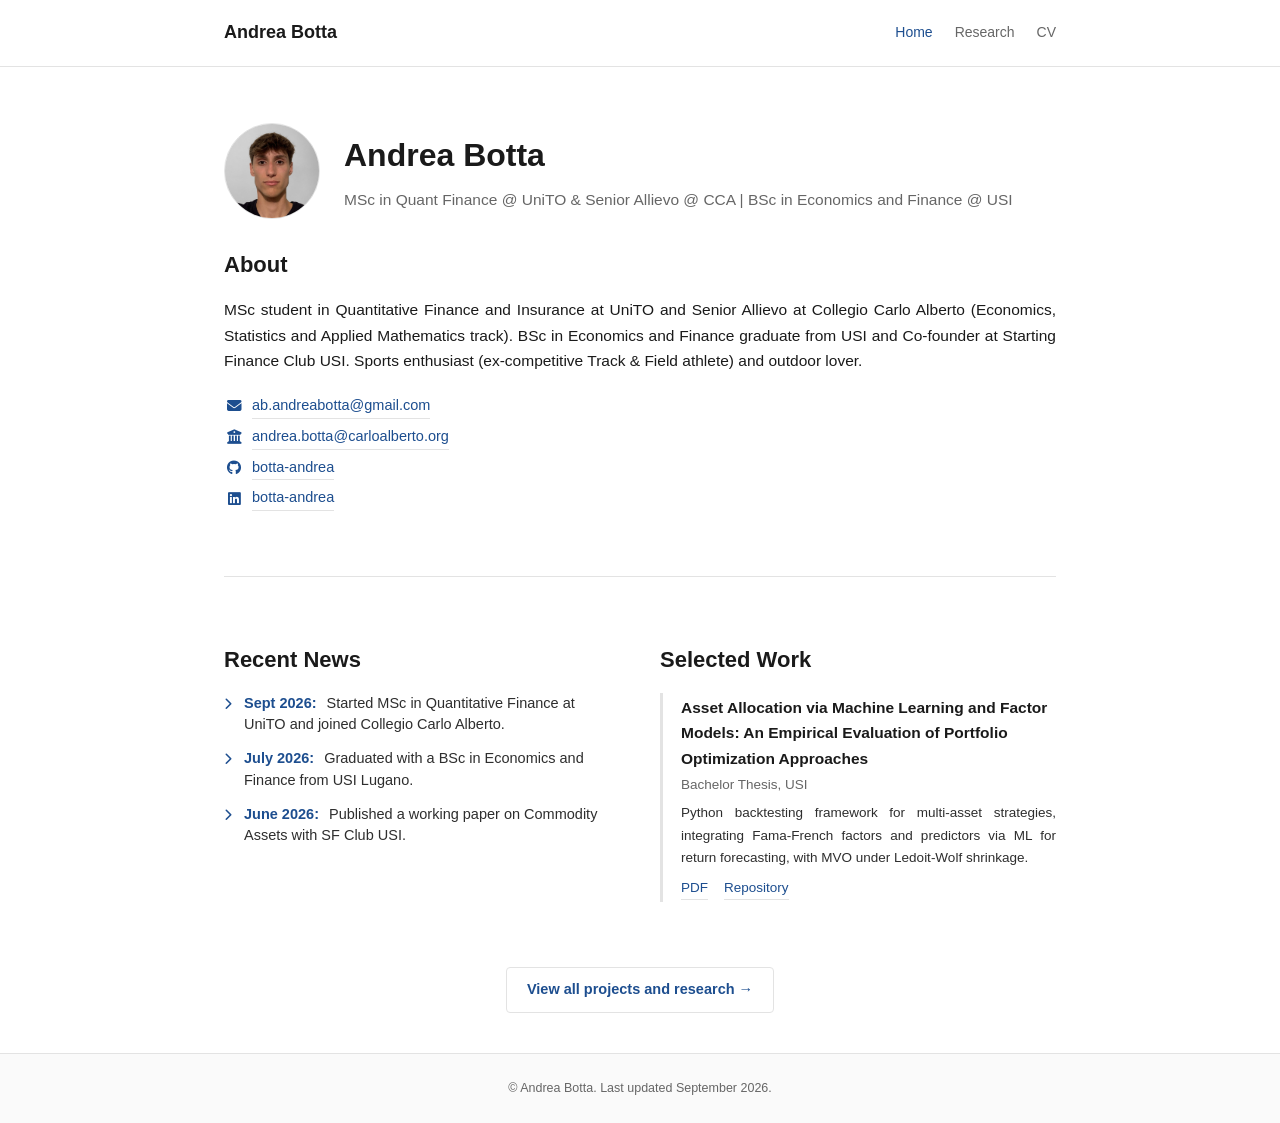
<file: index.html>
<!DOCTYPE html>
<html lang="en">
<head>
<meta charset="UTF-8">
<meta name="viewport" content="width=device-width, initial-scale=1.0">
<title>Andrea Botta</title>
<link rel="stylesheet" href="style.css">
<!-- FontAwesome per le icone -->
<link rel="stylesheet" href="https://cdnjs.cloudflare.com/ajax/libs/font-awesome/6.4.0/css/all.min.css">
</head>
<body>

<nav>
  <div class="nav-inner">
    <a href="index.html" class="nav-name">Andrea Botta</a>
    <div class="nav-links">
      <a href="index.html" class="active">Home</a>
      <a href="research.html">Research</a>
      <a href="cv.html">CV</a>
    </div>
  </div>
</nav>

<main class="wrap">

  <!-- ================= INTESTAZIONE ORIGINALE ================= -->
  <section id="home" class="intro">
    <div class="intro-header">
      <img src="photo.jpg" alt="Andrea Botta" class="profile-photo">

      <div class="intro-text">
        <h1>Andrea Botta</h1>
        <p class="subtitle">MSc in Quant Finance @ UniTO & Senior Allievo @ CCA | BSc in Economics and Finance @ USI
      </div>
    </div>

    <h2 class="section-heading">About</h2>
    <p>
      MSc student in Quantitative Finance and Insurance at UniTO and Senior Allievo at Collegio Carlo Alberto (Economics, Statistics and Applied Mathematics track). 
      BSc in Economics and Finance graduate from USI and Co-founder at Starting Finance Club USI. Sports enthusiast (ex-competitive Track & Field athlete) and outdoor lover.

    </p>

    <div class="contacts">
      <div class="contact-row">
        <i class="fas fa-envelope contact-icon"></i> 
        <a href="mailto:ab.andreabotta@gmail.com">ab.andreabotta@gmail.com</a>
      </div>
      <div class="contact-row">
        <i class="fas fa-university contact-icon"></i> 
        <a href="mailto:tuo.nome@carloalberto.org">andrea.botta@carloalberto.org</a>
      </div>
      <div class="contact-row">
        <i class="fab fa-github contact-icon"></i> 
        <a href="https://github.com/botta-andrea" target="_blank">botta-andrea</a>
      </div>
      <div class="contact-row">
        <i class="fab fa-linkedin contact-icon"></i> 
        <a href="https://linkedin.com/in/botta-andrea" target="_blank">botta-andrea</a>
      </div>
    </div>
  </section>

  <!-- ================= SEPARATORE ================= -->
  <hr class="divider">

<!-- ================= NEWS & SELECTED WORK AFFIANCATI ================= -->
  <div class="news-featured-grid">
    
    <!-- SEZIONE NEWS -->
    <!-- Se non la vuoi mostrare temporaneamente, aggiungi "<!--" all'inizio e alla fine della riga sotto e "-->
    <section id="news">
      <h2 class="section-heading">Recent News</h2>
      <ul class="news-list">
        <li>
          <i class="fas fa-chevron-right news-icon"></i>
          <div><span class="news-date">Sept 2026:</span> Started MSc in Quantitative Finance at UniTO and joined Collegio Carlo Alberto.</div>
        </li>
        <li>
          <i class="fas fa-chevron-right news-icon"></i>
          <div><span class="news-date">July 2026:</span> Graduated with a BSc in Economics and Finance from USI Lugano.</div>
        </li>
        <li>
          <i class="fas fa-chevron-right news-icon"></i>
          <div><span class="news-date">June 2026:</span> Published a working paper on Commodity Assets with SF Club USI.</div>
        </li>
      </ul>
    </section>

    <!-- SEZIONE SELECTED WORK -->
    <section id="featured">
      <h2 class="section-heading">Selected Work</h2>
      
      <div class="entry-card featured-card">
        <!-- Titolo completo ripristinato -->
        <div class="entry-title">Asset Allocation via Machine Learning and Factor Models: An Empirical Evaluation of Portfolio Optimization Approaches</div>
        <div class="entry-meta-block" style="margin-bottom: 6px;">
          <div>Bachelor Thesis, USI</div>
        </div>
        <p class="entry-desc" style="font-size: 13.5px;">
          Python backtesting framework for multi-asset strategies, integrating Fama-French factors and predictors 
          via ML for return forecasting, with MVO under Ledoit-Wolf shrinkage.
        </p>
        <div class="entry-links">
          <a href="Botta_Andrea_Bachelor_Thesis_USI.pdf" target="_blank">PDF</a>
          <a href="https://github.com/botta-andrea/Bachelor_Thesis_USI-Asset_Allocation_via_ML_Factor-Models" target="_blank">Repository</a>
        </div>
      </div>
    </section>

  </div>

  <!-- ================= LINK VEDI TUTTI ================= -->
  <div class="view-all-link">
    <a href="research.html">View all projects and research →</a>
  </div>

</main>

<footer>
  <div class="footer-inner">
    © Andrea Botta. Last updated September 2026.
  </div>
</footer>

</body>
</html>
</file>
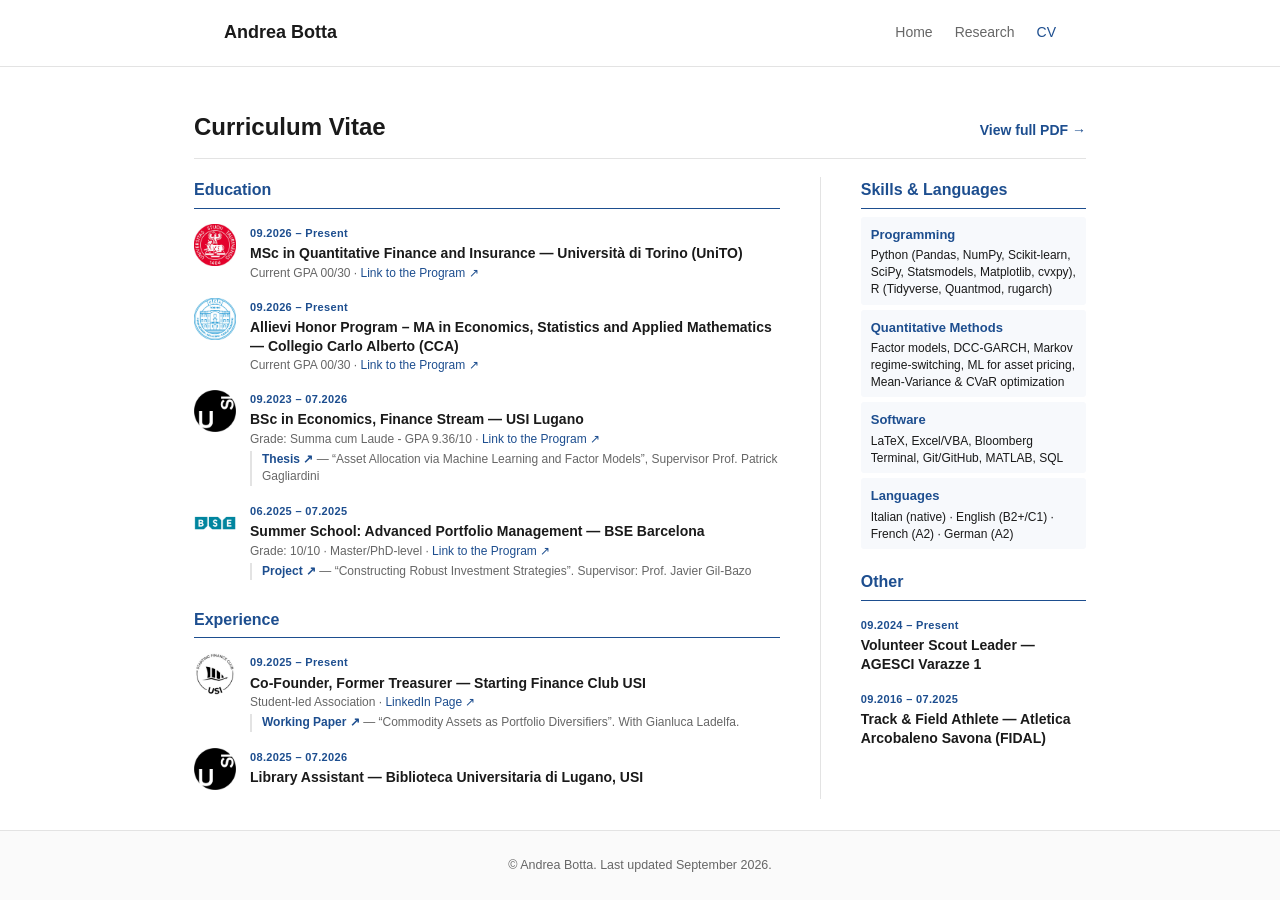
<file: cv.html>
<!DOCTYPE html>
<html lang="en">
<head>
<meta charset="UTF-8">
<meta name="viewport" content="width=device-width, initial-scale=1.0">
<title>CV — Andrea Botta</title>
<link rel="stylesheet" href="style.css">
<!-- FontAwesome per le icone -->
<link rel="stylesheet" href="https://cdnjs.cloudflare.com/ajax/libs/font-awesome/6.4.0/css/all.min.css">
</head>
<body class="cv-page">

<nav>
  <div class="nav-inner">
    <a href="index.html" class="nav-name">Andrea Botta</a>
    <div class="nav-links">
      <a href="index.html">Home</a>
      <a href="research.html">Research</a>
      <a href="cv.html" class="active">CV</a>
    </div>
  </div>
</nav>

<main class="wrap">

  <div class="cv-header">
    <h1 class="page-title">Curriculum Vitae</h1>
    <a href="07-2026_CV_ENG_Andrea_Botta.pdf" target="_blank" class="pdf-top-link">View full PDF →</a>
  </div>

  <div class="cv-grid">

    <!-- LEFT COLUMN -->
    <div class="cv-col cv-col-left">

      <section id="education">
        <h2 class="sub-heading">Education</h2>

        <div class="cv-card">
          <div class="cv-card-header">
            <img src="logo-unito.png" alt="UniTO" class="cv-logo">
            <div class="cv-card-content">
              <div class="cv-card-date">09.2026 – Present</div>
              <div class="cv-card-title">MSc in Quantitative Finance and Insurance — Università di Torino (UniTO)</div>
              <div class="cv-card-sub">Current GPA 00/30 · <a href="https://www.finance-insurance.unito.it/do/home.pl" target="_blank">Link to the Program ↗</a></div>
            </div>
          </div>
        </div>

        <div class="cv-card">
          <div class="cv-card-header">
            <img src="logo-cca.png" alt="CCA" class="cv-logo">
            <div class="cv-card-content">
              <div class="cv-card-date">09.2026 – Present</div>
              <div class="cv-card-title">Allievi Honor Program – MA in Economics, Statistics and Applied Mathematics — Collegio Carlo Alberto (CCA)</div>
              <div class="cv-card-sub">Current GPA 00/30 · <a href="https://www.carloalberto.org/education/allievi-honors-program/" target="_blank">Link to the Program ↗</a></div>
            </div>
          </div>
        </div>

        <div class="cv-card">
          <div class="cv-card-header">
            <img src="logo-usi.png" alt="USI" class="cv-logo">
            <div class="cv-card-content">
              <div class="cv-card-date">09.2023 – 07.2026</div>
              <div class="cv-card-title">BSc in Economics, Finance Stream — USI Lugano</div>
              <div class="cv-card-sub">Grade: Summa cum Laude - GPA 9.36/10 · <a href="https://www.desk.usi.ch/it/piano-degli-studi-bachelor-in-scienze-economiche" target="_blank">Link to the Program ↗</a></div>
              <div class="cv-card-link"><a href="research.html">Thesis ↗</a> — “Asset Allocation via Machine Learning and Factor Models”, Supervisor Prof. Patrick Gagliardini</div>
            </div>
          </div>
        </div>

        <div class="cv-card">
          <div class="cv-card-header">
            <img src="logo-bse.png" alt="BSE" class="cv-logo">
            <div class="cv-card-content">
              <div class="cv-card-date">06.2025 – 07.2025</div>
              <div class="cv-card-title">Summer School: Advanced Portfolio Management — BSE Barcelona</div>
              <div class="cv-card-sub">Grade: 10/10 · Master/PhD-level · <a href="https://bse.eu/summer-school/finance/advanced-portfolio-management" target="_blank">Link to the Program ↗</a></div>
              <div class="cv-card-link"><a href="research.html">Project ↗</a> — “Constructing Robust Investment Strategies”. Supervisor: Prof. Javier Gil-Bazo</div>
            </div>
          </div>
        </div>
      </section>

      <section id="experience">
        <h2 class="sub-heading">Experience</h2>

       <div class="cv-card">
          <div class="cv-card-header">
            <img src="logo-sfclub.png" alt="SFClub" class="cv-logo">
            <div class="cv-card-content">
              <div class="cv-card-date">09.2025 – Present</div>
              <div class="cv-card-title">Co-Founder, Former Treasurer — Starting Finance Club USI</div>
              <div class="cv-card-sub">Student-led Association · <a href="https://www.linkedin.com/company/starting-finance-club-usi/" target="_blank">LinkedIn Page ↗</a></div>
              <div class="cv-card-link"><a href="research.html">Working Paper ↗</a> — “Commodity Assets as Portfolio Diversifiers”. With Gianluca Ladelfa.</div>
            </div>
          </div>
        </div>

        <div class="cv-card">
          <div class="cv-card-header">
            <img src="logo-usi.png" alt="USI" class="cv-logo">
            <div class="cv-card-content">
              <div class="cv-card-date">08.2025 – 07.2026</div>
              <div class="cv-card-title">Library Assistant — Biblioteca Universitaria di Lugano, USI</div>
            </div>
          </div>
        </div>

      </section>
    </div>

    <!-- RIGHT COLUMN -->
    <div class="cv-col cv-col-right">
      <section id="skills">
        <h2 class="sub-heading">Skills &amp; Languages</h2>
        <div class="cv-skills-grid">
          <div class="cv-skill-card">
            <div class="cv-skill-label">Programming</div>
            <div class="cv-skill-value">Python (Pandas, NumPy, Scikit-learn, SciPy, Statsmodels, Matplotlib, cvxpy), R (Tidyverse, Quantmod, rugarch)</div>
          </div>
          <div class="cv-skill-card">
            <div class="cv-skill-label">Quantitative Methods</div>
            <div class="cv-skill-value">Factor models, DCC-GARCH, Markov regime-switching, ML for asset pricing, Mean-Variance &amp; CVaR optimization</div>
          </div>
          <div class="cv-skill-card">
            <div class="cv-skill-label">Software</div>
            <div class="cv-skill-value">LaTeX, Excel/VBA, Bloomberg Terminal, Git/GitHub, MATLAB, SQL</div>
          </div>
          <div class="cv-skill-card">
            <div class="cv-skill-label">Languages</div>
            <div class="cv-skill-value">Italian (native) · English (B2+/C1) · French (A2) · German (A2)</div>
          </div>
        </div>
      </section>

      <section id="other">
        <h2 class="sub-heading">Other</h2>
        <div class="cv-card">
          <div class="cv-card-date">09.2024 – Present</div>
          <div class="cv-card-title">Volunteer Scout Leader — AGESCI Varazze 1</div>
        </div>
        <div class="cv-card">
          <div class="cv-card-date">09.2016 – 07.2025</div>
          <div class="cv-card-title">Track &amp; Field Athlete — Atletica Arcobaleno Savona (FIDAL)</div>
        </div>
      </section>
    </div>

  </div>

</main>

<footer>
  <div class="footer-inner">
    © Andrea Botta. Last updated September 2026.
  </div>
</footer>

</body>
</html>
</file>
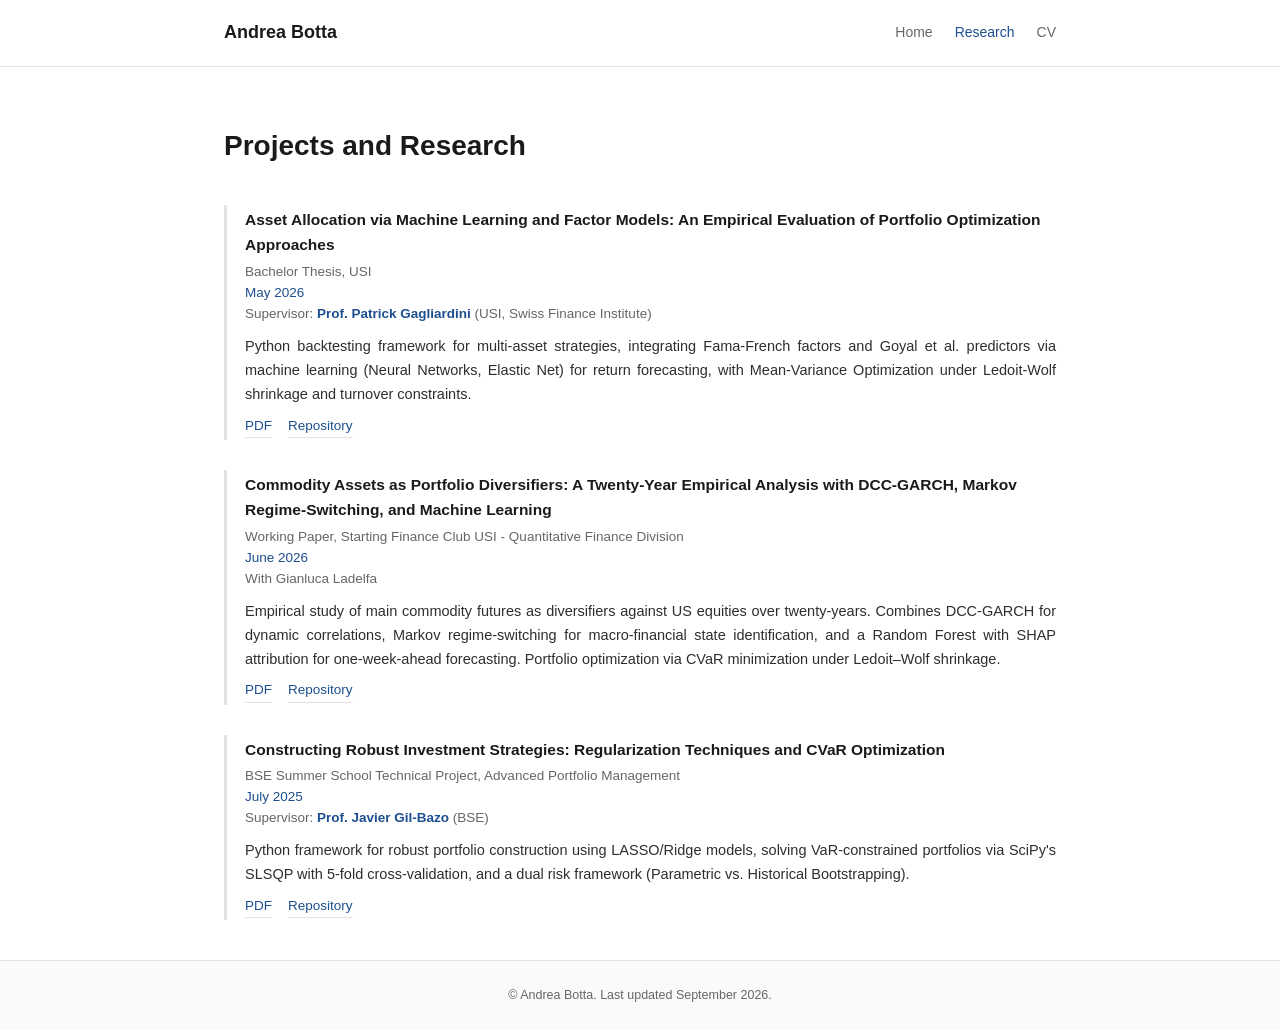
<file: research.html>
<!DOCTYPE html>
<html lang="en">
<head>
<meta charset="UTF-8">
<meta name="viewport" content="width=device-width, initial-scale=1.0">
<title>Research — Andrea Botta</title>
<link rel="stylesheet" href="style.css">
<!-- FontAwesome per le icone -->
<link rel="stylesheet" href="https://cdnjs.cloudflare.com/ajax/libs/font-awesome/6.4.0/css/all.min.css">
</head>
<body>

<nav>
  <div class="nav-inner">
    <a href="index.html" class="nav-name">Andrea Botta</a>
    <div class="nav-links">
      <a href="index.html">Home</a>
      <a href="research.html" class="active">Research</a>
      <a href="cv.html">CV</a>
    </div>
  </div>
</nav>

<main class="wrap">
  <section id="research">
    <h1 class="page-title">Projects and Research</h1>

    <div class="entry-card">
      <div class="entry-title">Asset Allocation via Machine Learning and Factor Models: An Empirical Evaluation of Portfolio Optimization Approaches</div>
      <div class="entry-meta-block">
        <div>Bachelor Thesis, USI</div>
        <div class="meta-date">May 2026</div>
        <div>Supervisor: <span class="prof">Prof. Patrick Gagliardini</span> (USI, Swiss Finance Institute)</div>
      </div>
      <p class="entry-desc">
        Python backtesting framework for multi-asset strategies, integrating Fama-French factors and Goyal et al. predictors 
        via machine learning (Neural Networks, Elastic Net) for return forecasting, with Mean-Variance Optimization under 
        Ledoit-Wolf shrinkage and turnover constraints.
      </p>
      <div class="entry-links">
        <a href="Botta_Andrea_Bachelor_Thesis_USI.pdf" target="_blank">PDF</a>
        <a href="https://github.com/botta-andrea/Bachelor_Thesis_USI-Asset_Allocation_via_ML_Factor-Models" target="_blank">Repository</a>
      </div>
    </div>

    <div class="entry-card">
      <div class="entry-title">Commodity Assets as Portfolio Diversifiers: A Twenty-Year Empirical Analysis with DCC-GARCH, Markov Regime-Switching, and Machine Learning</div>
      <div class="entry-meta-block">
        <div>Working Paper, Starting Finance Club USI - Quantitative Finance Division</div>
        <div class="meta-date">June 2026</div>
        <div>With Gianluca Ladelfa</div>
      </div>
      <p class="entry-desc">
        Empirical study of main commodity futures as diversifiers against US equities over twenty-years. Combines DCC-GARCH for dynamic correlations, 
        Markov regime-switching for macro-financial state identification, and a Random Forest with SHAP attribution for one-week-ahead forecasting. 
        Portfolio optimization via CVaR minimization under Ledoit–Wolf shrinkage.
      </p>
      <div class="entry-links">
        <a href="SFClubUSI_Botta-Ladelfa_Commodity.pdf" target="_blank">PDF</a>
        <a href="https://github.com/botta-andrea/SFClubUSI-Commodity_Diversification" target="_blank">Repository</a>
      </div>
    </div>

    <div class="entry-card">
      <div class="entry-title">Constructing Robust Investment Strategies: Regularization Techniques and CVaR Optimization</div>
      <div class="entry-meta-block">
        <div>BSE Summer School Technical Project, Advanced Portfolio Management</div>
        <div class="meta-date">July 2025</div>
        <div>Supervisor: <span class="prof">Prof. Javier Gil-Bazo</span> (BSE)</div>
      </div>
      <p class="entry-desc">
        Python framework for robust portfolio
        construction using LASSO/Ridge models, solving VaR-constrained portfolios via SciPy's SLSQP
        with 5-fold cross-validation, and a dual risk framework (Parametric vs. Historical Bootstrapping).
      </p>
      <div class="entry-links">
        <a href="BottaAndrea_BSE_Project.pdf" target="_blank">PDF</a>
        <a href="https://github.com/botta-andrea/BSE-project_Robust_Investment_Strategies" target="_blank">Repository</a>
      </div>
    </div>
  </section>
</main>

<footer>
  <div class="footer-inner">
    © Andrea Botta. Last updated September 2026.
  </div>
</footer>

</body>
</html>
</file>
<file: style.css>
/* ===========================================================
   Andrea Botta — site stylesheet
   =========================================================== */

:root{
  /* Font aggiornato a Helvetica Neue */
  --font-main: "Helvetica Neue", Helvetica, Arial, sans-serif;

  --font-size-base: 16px;
  --h1-size: 32px;
  --h2-size: 22px; /* Ingrandito per compensare il minuscolo */
  --sub-size: 16px;

  --color-bg: #ffffff;
  --color-text: #1a1a1a;
  --color-text-soft: #666666;
  --color-border: #e3e3e3;

  --color-accent: #1d4e8f;

  --content-width: 880px;
}

*{box-sizing:border-box; margin:0; padding:0;}

body{
  font-family: var(--font-main);
  font-size: var(--font-size-base);
  color: var(--color-text);
  background: var(--color-bg);
  line-height: 1.65;
  -webkit-font-smoothing: antialiased;
  
  display: flex;
  flex-direction: column;
  min-height: 100vh;
}

a{
  color: var(--color-accent);
  text-decoration: none;
  border-bottom: 1px solid var(--color-border);
}
a:hover{ border-bottom-color: var(--color-accent); }

/* ================= NAV ================= */
nav{
  position: sticky;
  top: 0;
  background-color: var(--color-bg);
  z-index: 1000;
  border-bottom: 1px solid var(--color-border);
  padding: 18px 0;
}
.nav-inner{
  max-width: var(--content-width);
  margin: 0 auto;
  padding: 0 24px;
  display: flex;
  justify-content: space-between;
  align-items: center;
  flex-wrap: wrap;
  gap: 10px;
}
.nav-name{
  font-weight: 600;
  font-size: 18px; 
  color: var(--color-text);
  border-bottom: none;
}
.nav-links{ display: flex; gap: 22px; }
.nav-links a{
  font-size: 14px;
  color: var(--color-text-soft);
  border-bottom: none;
}
.nav-links a:hover, .nav-links a.active{ color: var(--color-accent); }

/* ================= LAYOUT & INTRO ================= */
.wrap{
  max-width: var(--content-width);
  width: 100%;
  margin: 0 auto;
  padding: 56px 24px 40px;
  flex: 1; 
}

.intro-header{
  display: flex;
  align-items: center;
  gap: 24px;
  margin-bottom: 28px;
}
.profile-photo{
  width: 96px;
  height: 96px;
  border-radius: 50%;
  object-fit: cover;
  border: 1px solid var(--color-border);
  flex-shrink: 0;
}
.intro-text h1{
  font-size: var(--h1-size);
  font-weight: 700;
  margin-bottom: 6px;
}
.intro-text .subtitle{
  font-size: 15.5px;
  color: var(--color-text-soft);
  margin-bottom: 0;
}

.section-heading{
  font-size: var(--h2-size);
  font-weight: 700;
  color: var(--color-text);
  margin: 28px 0 14px;
}
section#home .section-heading{ margin-top: 0; }
.intro p{ font-size: 15.5px; text-align: justify; }

/* ================= CONTACTS & ICONS ================= */
.contacts{ margin-top: 20px; }
.contact-row{ font-size: 14.5px; margin-bottom: 6px; display: flex; align-items: center; }
.contact-label{ color: var(--color-text-soft); margin-right: 4px; }
.contact-icon {
  color: var(--color-accent);
  width: 20px;
  text-align: center;
  margin-right: 8px;
}

.divider{
  border: none;
  border-top: 1px solid var(--color-border);
  margin: 65px 0;
}

/* ================= NEWS & FEATURED GRID (Sotto la riga) ================= */
.news-featured-grid {
  display: grid;
  grid-template-columns: 1fr 1fr;
  gap: 40px;
}
.news-featured-grid .section-heading {
  margin-top: 0;
}
.news-list {
  list-style: none; 
  padding-left: 0;
  font-size: 14.5px;
  color: #2e2e2e;
}
.news-list li {
  margin-bottom: 12px;
  display: flex;
  align-items: flex-start;
  gap: 12px;
  line-height: 1.5;
}
.news-icon {
  color: var(--color-accent);
  font-size: 12px;
  margin-top: 5px;
  flex-shrink: 0;
}
.news-date {
  font-weight: 600;
  color: var(--color-accent);
  margin-right: 6px;
}
.featured-card {
  margin-bottom: 0;
}

.view-all-link {
  margin-top: 65px; 
  text-align: center;
  font-size: 14.5px;
}
.view-all-link a {
  font-weight: 600;
  display: inline-block;
  padding: 10px 20px;
  border: 1px solid var(--color-border);
  border-radius: 4px;
  transition: all 0.2s ease;
}
.view-all-link a:hover {
  border-color: var(--color-accent);
  background: #f7f9fc;
  border-bottom: 1px solid var(--color-accent);
}

/* ================= ENTRIES (Research & CV) ================= */
.entry{ margin-bottom: 14px; }
.entry:last-child{ margin-bottom: 0; }
.entry-head{
  display: flex;
  justify-content: space-between;
  align-items: baseline;
  flex-wrap: wrap;
  gap: 0 14px;
}
.entry-title{ font-size: 15.5px; font-weight: 600; color: var(--color-text); }
.entry-title a{ color: var(--color-text); border-bottom: 1px solid transparent; }
.entry-title a:hover{ color: var(--color-accent); border-bottom-color: var(--color-accent); }
.entry-date{ font-size: 13px; color: var(--color-accent); white-space: nowrap; }
.entry-meta{ font-size: 13.5px; color: var(--color-accent); margin: 1px 0 12px; }
.entry-meta-block{ font-size: 13.5px; color: var(--color-text-soft); margin: 4px 0 10px; line-height: 1.55; }
.entry-meta-block .meta-date{ color: var(--color-accent); }
.entry-desc{ font-size: 14.5px; color: #2e2e2e; text-align: justify; }

.entry-card{
  border-left: 3px solid var(--color-border);
  padding: 2px 0 2px 18px;
  margin-bottom: 30px;
  transition: border-color 0.15s ease;
}
.entry-card:hover{ border-left-color: var(--color-accent); }
.entry-card:last-child{ margin-bottom: 0; }
.entry-card .entry-title{ font-size: 15.5px; font-weight: 600; }
.entry-card .entry-meta{ font-size: 13.5px; color: var(--color-accent); margin: 2px 0 8px; }

.entry-links{ display: flex; gap: 16px; margin-top: 8px; }
.entry-links a{ font-size: 13.5px; }
.prof{ color: var(--color-accent); font-weight: 600; }

/* ================= FOOTER ================= */
footer {
  background-color: #fafafa;
  border-top: 1px solid var(--color-border);
  padding: 24px 0;
  width: 100%;
  margin-top: auto; 
}
.footer-inner {
  max-width: var(--content-width);
  margin: 0 auto;
  padding: 0 24px;
  font-size: 12.5px;
  color: var(--color-text-soft);
  text-align: center;
}

@media (max-width: 760px) {
  .news-featured-grid {
    grid-template-columns: 1fr;
  }
}

@media (max-width: 600px){
  .intro-header{ flex-direction: column; align-items: flex-start; gap: 14px; }
  .intro-text h1{ font-size: 26px; }
  .page-title{ font-size: 22px; }
  .skills-grid{ grid-template-columns: 1fr; }
  .nav-inner{ flex-direction: column; align-items: flex-start; }
}

/* =====================================================
   CV PAGE — single-screen, two-column layout
   ===================================================== */
.cv-page .wrap{ max-width: 940px; padding: 40px 24px 28px; }

.cv-header{
  display: flex;
  justify-content: space-between;
  align-items: baseline;
  margin-bottom: 18px;
  padding-bottom: 12px;
  border-bottom: 1px solid var(--color-border);
}
.pdf-top-link{
  font-size: 14px;
  font-weight: 600;
  color: var(--color-accent);
  border-bottom: none;
  white-space: nowrap;
}
.pdf-top-link:hover{ border-bottom: 1px solid var(--color-accent); }

.page-title{
  font-size: 28px;
  font-weight: 700;
  color: var(--color-text);
  margin-bottom: 36px;
}
.cv-header .page-title{ font-size: 24px; margin-bottom: 0; }

.cv-grid{
  display: grid;
  grid-template-columns: 2.2fr 1fr;
  gap: 0 40px;
}
.cv-col-right{
  border-left: 1px solid var(--color-border);
  padding-left: 40px;
}
.cv-col > section + section{ margin-top: 20px; }

.cv-page .sub-heading{
  font-size: 16px; /* Aumentato per visibilità senza maiuscolo */
  font-weight: 700;
  color: var(--color-accent);
  margin: 0 0 8px;
  padding-bottom: 4px;
  border-bottom: 1.5px solid var(--color-accent);
}

.cv-card{
  padding: 7px 8px;
  margin: 0 -8px 2px;
  border-radius: 3px;
  transition: background 0.12s ease;
}
.cv-card:hover{ background: #f2f6fc; }

.cv-card-header {
  display: flex;
  align-items: flex-start;
  gap: 14px;
}
.cv-logo {
  width: 42px;
  height: 42px;
  object-fit: contain;
  flex-shrink: 0;
  border-radius: 4px;
}
.cv-card-content {
  flex: 1;
}

.cv-card-date{
  font-size: 11px;
  font-weight: 700;
  letter-spacing: 0.03em;
  color: var(--color-accent);
  margin-bottom: 2px;
}
.cv-card-title{
  font-size: 14px;
  font-weight: 600;
  color: var(--color-text);
  line-height: 1.35;
}
.cv-card-title a{
  color: var(--color-text);
  border-bottom: none;
  font-weight: 600;
}
.cv-card-title a:hover{ color: var(--color-accent); }
.cv-card-sub{
  font-size: 12px;
  color: var(--color-text-soft);
  margin-top: 2px;
  line-height: 1.4;
}
.cv-card-sub a{
  font-size: 12px;
  color: var(--color-accent);
  border-bottom: none;
}
.cv-card-sub a:hover{ border-bottom: 1px solid var(--color-accent); }

.cv-card-link{
  font-size: 12px;
  color: var(--color-text-soft);
  margin-top: 3px;
  padding-left: 10px;
  border-left: 2px solid var(--color-border);
  line-height: 1.45;
}
.cv-card-link a{
  font-weight: 600;
  color: var(--color-accent);
  border-bottom: none;
  white-space: nowrap;
}
.cv-card-link a:hover{ border-bottom: 1px solid var(--color-accent); }

.cv-skills-grid{
  display: flex;
  flex-direction: column;
  gap: 5px;
}
.cv-skill-card{
  padding: 7px 10px;
  border-radius: 3px;
  background: #f7f9fc;
  transition: background 0.12s ease;
}
.cv-skill-card:hover{ background: #e8f0fa; }
.cv-skill-label{
  font-size: 13px; /* Aumentato per visibilità senza maiuscolo */
  font-weight: 700;
  color: var(--color-accent);
  margin-bottom: 2px;
}
.cv-skill-value{
  font-size: 12px;
  color: var(--color-text);
  line-height: 1.4;
}

@media (max-width: 760px){
  .cv-grid{ grid-template-columns: 1fr; }
  .cv-col-right{
    border-left: none;
    padding-left: 0;
    margin-top: 22px;
    padding-top: 22px;
    border-top: 1px solid var(--color-border);
  }
}
@media (max-width: 600px){
  .cv-header{ flex-direction: column; gap: 6px; }
}
</file>
